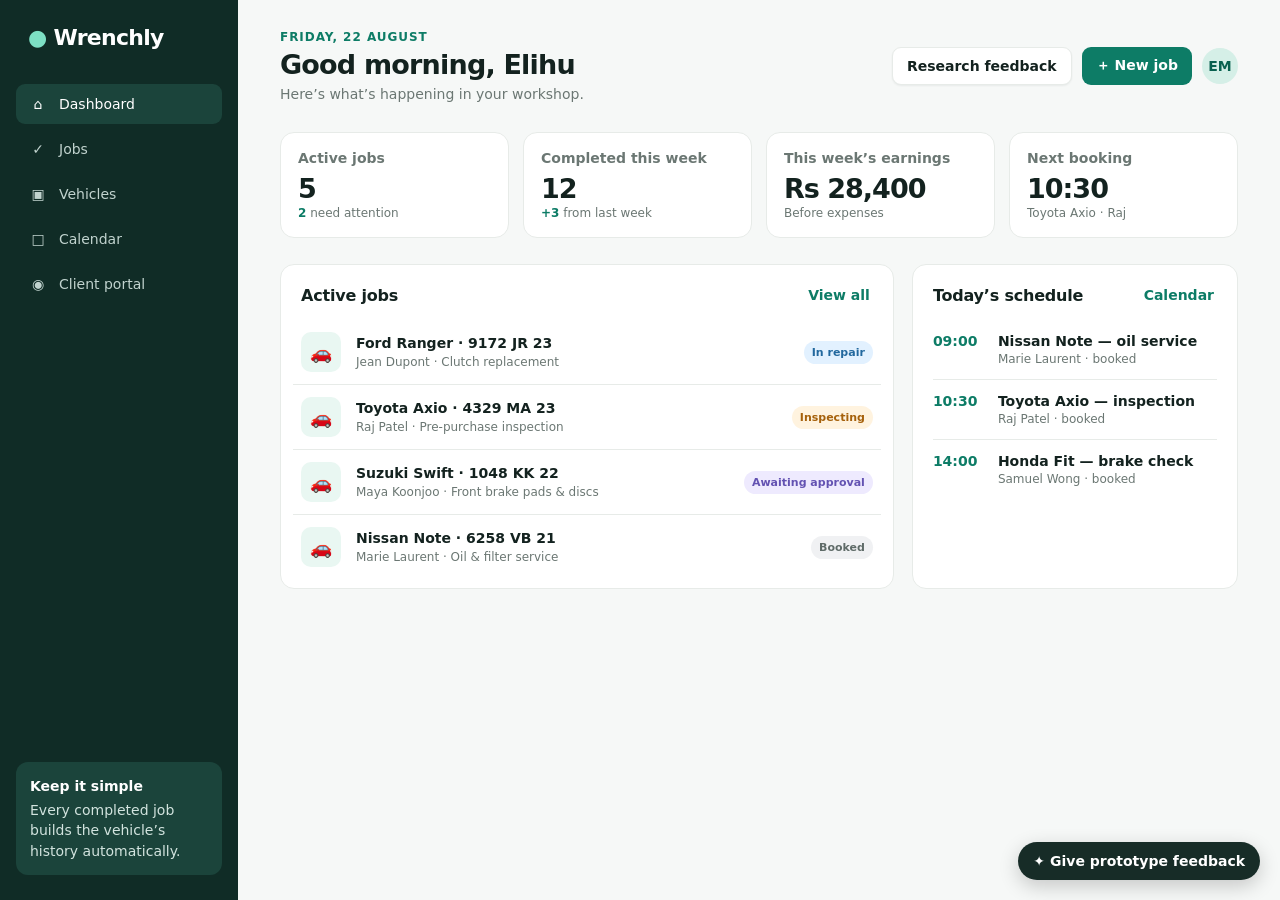
<file: index.html>
<!doctype html>
<html lang="en">
<head>
  <meta charset="UTF-8" />
  <meta name="viewport" content="width=device-width, initial-scale=1.0" />
  <title>Wrenchly — mechanic job tracker prototype</title>
  <style>
    :root { --ink:#13221f; --muted:#6b7773; --line:#e7ebe8; --page:#f6f8f7; --surface:#fff; --brand:#0d7c66; --brand-dark:#08614f; --soft:#e9f7f2; --amber:#f4a340; --red:#d85b57; --blue:#4b7ae8; }
    *{box-sizing:border-box} body{margin:0;background:var(--page);color:var(--ink);font-family:Inter,ui-sans-serif,system-ui,-apple-system,BlinkMacSystemFont,"Segoe UI",sans-serif;font-size:14px}
    button,input,textarea,select{font:inherit} button{cursor:pointer}.app{display:flex;min-height:100vh}.sidebar{width:238px;background:#102c26;color:#dbe9e4;padding:25px 16px;position:fixed;height:100vh;display:flex;flex-direction:column}.brand{font-size:22px;font-weight:800;color:#fff;letter-spacing:-.7px;padding:0 12px 34px}.brand span{color:#7de0c4}.nav{display:grid;gap:5px}.nav button{color:#c1d3ce;background:transparent;border:0;text-align:left;border-radius:9px;padding:12px;display:flex;align-items:center;gap:11px}.nav button:hover,.nav button.active{background:#1b443b;color:#fff}.nav-icon{width:20px;text-align:center}.pro-tip{margin-top:auto;background:#1b443b;border-radius:12px;padding:14px;line-height:1.45;color:#d2e3de}.pro-tip strong{display:block;color:#fff;margin-bottom:4px}.main{margin-left:238px;flex:1;max-width:1450px;padding:30px 42px 48px}.topbar{display:flex;align-items:center;justify-content:space-between;gap:16px;margin-bottom:30px}.eyebrow{color:var(--brand);font-size:12px;font-weight:750;text-transform:uppercase;letter-spacing:.08em;margin:0 0 5px}.topbar h1{margin:0;font-size:27px;letter-spacing:-.8px}.date{color:var(--muted);margin:6px 0 0}.top-actions{display:flex;gap:10px;align-items:center}.btn{border:0;border-radius:9px;padding:10px 14px;font-weight:650;display:inline-flex;align-items:center;gap:8px}.btn-primary{background:var(--brand);color:#fff}.btn-primary:hover{background:var(--brand-dark)}.btn-light{background:var(--surface);box-shadow:0 1px 2px #15241d10;color:var(--ink);border:1px solid var(--line)}.avatar{width:36px;height:36px;border-radius:50%;background:#d5efe7;color:var(--brand-dark);font-weight:800;display:grid;place-items:center}.stats{display:grid;grid-template-columns:repeat(4,1fr);gap:14px;margin-bottom:26px}.stat{background:var(--surface);border:1px solid var(--line);border-radius:14px;padding:17px}.stat .label{color:var(--muted);font-weight:550}.stat .value{font-size:27px;font-weight:780;letter-spacing:-1px;margin:7px 0 2px}.stat .hint{font-size:12px;color:var(--muted)}.hint b{color:var(--brand)}.grid{display:grid;grid-template-columns:minmax(0,1.6fr) minmax(280px,.85fr);gap:18px}.panel{background:var(--surface);border:1px solid var(--line);border-radius:14px}.panel-head{display:flex;align-items:center;justify-content:space-between;padding:19px 20px 14px}.panel-head h2{font-size:16px;margin:0;letter-spacing:-.2px}.link-btn{background:transparent;border:0;color:var(--brand);font-weight:700;padding:3px}.jobs{padding:0 12px 9px}.job{display:grid;grid-template-columns:43px 1fr auto;gap:12px;align-items:center;padding:12px 8px;border-top:1px solid var(--line);cursor:pointer}.job:first-child{border-top:0}.job:hover{background:#f8fbfa;border-radius:10px}.vehicle-icon{width:40px;height:40px;border-radius:10px;background:var(--soft);display:grid;place-items:center;font-size:18px}.job-title{font-weight:750}.job-meta{font-size:12px;color:var(--muted);margin-top:4px}.status{font-size:11px;font-weight:750;padding:5px 8px;border-radius:99px;white-space:nowrap}.status.booked{background:#f0f1f3;color:#5f6b68}.status.inspecting{background:#fff3df;color:#a6610b}.status.approval{background:#eeeafe;color:#6352b2}.status.repair{background:#e2f1ff;color:#22689e}.status.done{background:#e6f7f0;color:#16805d}.today{padding:0 20px 18px}.time-row{display:grid;grid-template-columns:55px 1fr;gap:10px;padding:13px 0;border-top:1px solid var(--line)}.time-row:first-child{border-top:0}.time{font-weight:750;color:var(--brand)}.time-row strong{display:block}.time-row span{font-size:12px;color:var(--muted);display:block;margin-top:3px}.empty{padding:30px;color:var(--muted);text-align:center}.view{display:none}.view.active{display:block}.toolbar{display:flex;gap:10px;margin-bottom:18px;align-items:center;justify-content:space-between}.search{width:280px;max-width:55vw;border:1px solid var(--line);padding:10px 12px;border-radius:9px;background:var(--surface);outline-color:var(--brand)}.table-wrap{overflow:auto}.table{width:100%;border-collapse:collapse;background:var(--surface);border:1px solid var(--line);border-radius:14px;overflow:hidden}.table th{text-align:left;color:var(--muted);font-size:12px;font-weight:650;background:#fafbfa}.table th,.table td{padding:14px 16px;border-bottom:1px solid var(--line)}.table tr:last-child td{border-bottom:0}.table tbody tr{cursor:pointer}.table tbody tr:hover{background:#f9fcfb}.vehicle-cell{font-weight:750}.sub{display:block;color:var(--muted);font-size:12px;margin-top:3px;font-weight:400}.calendar{background:var(--surface);border:1px solid var(--line);border-radius:14px;padding:18px}.calendar-title{display:flex;justify-content:space-between;align-items:center;margin-bottom:17px}.week{display:grid;grid-template-columns:58px repeat(5,1fr);border-top:1px solid var(--line);border-left:1px solid var(--line)}.week>div{min-height:90px;border-right:1px solid var(--line);border-bottom:1px solid var(--line);padding:8px}.week .head{min-height:auto;background:#fafbfa;color:var(--muted);font-weight:700;font-size:12px}.week .hour{color:var(--muted);font-size:12px}.appt{border-radius:7px;padding:6px;font-size:11px;background:#e4f7f1;color:#126550;margin-top:5px;font-weight:650}.appt.blue{background:#e5efff;color:#3862ad}.modal{position:fixed;inset:0;background:#0d201a77;display:none;align-items:center;justify-content:center;padding:20px;z-index:10}.modal.open{display:flex}.modal-box{background:#fff;width:min(570px,100%);max-height:92vh;overflow:auto;border-radius:16px;padding:24px;box-shadow:0 20px 60px #001c1433}.modal-box h2{margin:0 0 3px;font-size:21px}.modal-box p{color:var(--muted);margin:5px 0 20px}.form-grid{display:grid;grid-template-columns:1fr 1fr;gap:13px}.field{display:grid;gap:6px}.field.full{grid-column:1/-1}.field label{font-weight:650;font-size:12px}.field input,.field textarea,.field select{border:1px solid #dce3df;border-radius:8px;padding:10px;outline-color:var(--brand);background:#fff}.field textarea{min-height:88px;resize:vertical}.modal-actions{display:flex;justify-content:flex-end;gap:9px;margin-top:20px}.detail-back{border:0;background:transparent;color:var(--brand);font-weight:700;padding:0;margin-bottom:16px}.detail-head{display:flex;justify-content:space-between;gap:15px;align-items:flex-start;margin-bottom:20px}.detail-head h2{font-size:26px;margin:0;letter-spacing:-.7px}.detail-meta{color:var(--muted);margin:6px 0}.progress-line{background:var(--surface);border:1px solid var(--line);padding:18px;border-radius:13px;display:grid;grid-template-columns:repeat(5,1fr);gap:7px;margin-bottom:18px}.stage{text-align:center;font-size:11px;color:var(--muted);position:relative}.stage:before{content:"";display:block;margin:0 auto 7px;width:10px;height:10px;border-radius:50%;background:#d9e0dd}.stage.active,.stage.complete{color:var(--brand);font-weight:750}.stage.active:before,.stage.complete:before{background:var(--brand)}.detail-grid{display:grid;grid-template-columns:1.25fr .75fr;gap:18px}.detail-panel{padding:20px}.detail-panel h3{font-size:15px;margin:0 0 14px}.note{padding:12px;background:#f7faf8;border-radius:9px;line-height:1.5}.line-item{display:flex;justify-content:space-between;border-top:1px solid var(--line);padding:11px 0}.line-item small{display:block;color:var(--muted);margin-top:2px}.total{font-size:18px;font-weight:800}.feedback{position:fixed;right:20px;bottom:20px;background:#172c27;color:#fff;border:0;border-radius:99px;padding:11px 15px;box-shadow:0 6px 20px #0003;font-weight:700}
    @media(max-width:820px){.sidebar{width:68px;padding:18px 10px}.brand{font-size:0;padding:5px 7px 28px}.brand span{font-size:23px}.nav button{justify-content:center;padding:13px}.nav button .nav-label,.pro-tip{display:none}.main{margin-left:68px;padding:23px 20px}.stats{grid-template-columns:repeat(2,1fr)}.grid,.detail-grid{grid-template-columns:1fr}.topbar{align-items:flex-start}.top-actions .btn-light{display:none}}
    @media(max-width:530px){.main{padding:18px 14px 38px}.topbar h1{font-size:23px}.date{font-size:12px}.top-actions .avatar{display:none}.top-actions .btn{padding:10px}.stats{gap:9px;margin-bottom:18px}.stat{padding:14px}.stat .value{font-size:22px}.grid{gap:12px}.form-grid{grid-template-columns:1fr}.field.full{grid-column:auto}.detail-head{display:block}.detail-head .btn{margin-top:12px}.progress-line{padding:12px 6px}.stage{font-size:9px}.week{grid-template-columns:40px repeat(5,95px);overflow:auto}.calendar{overflow:auto}.toolbar{align-items:stretch;flex-direction:column}.search{width:100%;max-width:none}.job{grid-template-columns:37px 1fr}.job .status{grid-column:2;justify-self:start}.feedback{right:12px;bottom:12px}}
  </style>
</head>
<body>
  <div class="app">
    <aside class="sidebar">
      <div class="brand"><span>●</span> Wrenchly</div>
      <nav class="nav">
        <button class="active" data-view="dashboard"><span class="nav-icon">⌂</span><span class="nav-label">Dashboard</span></button>
        <button data-view="jobs"><span class="nav-icon">✓</span><span class="nav-label">Jobs</span></button>
        <button data-view="vehicles"><span class="nav-icon">▣</span><span class="nav-label">Vehicles</span></button>
        <button data-view="calendar"><span class="nav-icon">□</span><span class="nav-label">Calendar</span></button>
        <button data-view="client"><span class="nav-icon">◉</span><span class="nav-label">Client portal</span></button>
      </nav>
      <div class="pro-tip"><strong>Keep it simple</strong>Every completed job builds the vehicle’s history automatically.</div>
    </aside>
    <main class="main">
      <section id="dashboard" class="view active">
        <header class="topbar"><div><p class="eyebrow">Friday, 22 August</p><h1>Good morning, Elihu</h1><p class="date">Here’s what’s happening in your workshop.</p></div><div class="top-actions"><button class="btn btn-light" onclick="showFeedback()">Research feedback</button><button class="btn btn-primary" onclick="openJobModal()">＋ New job</button><div class="avatar">EM</div></div></header>
        <div class="stats"><div class="stat"><div class="label">Active jobs</div><div class="value" id="activeCount">4</div><div class="hint"><b>2</b> need attention</div></div><div class="stat"><div class="label">Completed this week</div><div class="value">12</div><div class="hint"><b>+3</b> from last week</div></div><div class="stat"><div class="label">This week’s earnings</div><div class="value">Rs 28,400</div><div class="hint">Before expenses</div></div><div class="stat"><div class="label">Next booking</div><div class="value">10:30</div><div class="hint">Toyota Axio · Raj</div></div></div>
        <div class="grid"><section class="panel"><div class="panel-head"><h2>Active jobs</h2><button class="link-btn" onclick="go('jobs')">View all</button></div><div class="jobs" id="dashboardJobs"></div></section><section class="panel"><div class="panel-head"><h2>Today’s schedule</h2><button class="link-btn" onclick="go('calendar')">Calendar</button></div><div class="today"><div class="time-row"><div class="time">09:00</div><div><strong>Nissan Note — oil service</strong><span>Marie Laurent · booked</span></div></div><div class="time-row"><div class="time">10:30</div><div><strong>Toyota Axio — inspection</strong><span>Raj Patel · booked</span></div></div><div class="time-row"><div class="time">14:00</div><div><strong>Honda Fit — brake check</strong><span>Samuel Wong · booked</span></div></div></div></section></div>
      </section>
      <section id="jobs" class="view"><header class="topbar"><div><p class="eyebrow">Workshop</p><h1>Jobs</h1><p class="date">A clear view of every job, from booking to collection.</p></div><button class="btn btn-primary" onclick="openJobModal()">＋ New job</button></header><div class="toolbar"><input id="jobSearch" class="search" placeholder="Search a customer, vehicle or registration" oninput="renderJobs()"><span class="date" id="jobSummary"></span></div><div class="table-wrap"><table class="table"><thead><tr><th>Vehicle & customer</th><th>Job</th><th>Status</th><th>Updated</th></tr></thead><tbody id="jobsTable"></tbody></table></div></section>
      <section id="vehicles" class="view"><header class="topbar"><div><p class="eyebrow">Your records</p><h1>Vehicles</h1><p class="date">Every vehicle has one straightforward, searchable history.</p></div><button class="btn btn-primary" onclick="openJobModal()">＋ Add a job</button></header><div class="toolbar"><input id="vehicleSearch" class="search" placeholder="Search registration, owner or vehicle" oninput="renderVehicles()"><span class="date">6 vehicles saved</span></div><div class="table-wrap"><table class="table"><thead><tr><th>Vehicle</th><th>Owner</th><th>Last job</th><th>History</th></tr></thead><tbody id="vehiclesTable"></tbody></table></div></section>
      <section id="calendar" class="view"><header class="topbar"><div><p class="eyebrow">Week of 18–22 August</p><h1>Calendar</h1><p class="date">Bookings stay visible without getting in the way of work.</p></div><button class="btn btn-primary" onclick="openJobModal()">＋ New booking</button></header><div class="calendar"><div class="calendar-title"><strong>This week</strong><span class="date">3 bookings today</span></div><div class="week"><div class="head"></div><div class="head">Mon 18</div><div class="head">Tue 19</div><div class="head">Wed 20</div><div class="head">Thu 21</div><div class="head">Fri 22</div><div class="hour">09:00</div><div></div><div class="appt">Toyota Vitz<br>Oil service</div><div></div><div></div><div class="appt">Nissan Note<br>Oil service</div><div class="hour">10:30</div><div></div><div></div><div class="appt blue">Ford Ranger<br>Awaiting parts</div><div></div><div class="appt blue">Toyota Axio<br>Inspection</div><div class="hour">14:00</div><div class="appt">Honda Fit<br>Brake check</div><div></div><div></div><div class="appt">Suzuki Swift<br>Collection</div><div class="appt">Honda Fit<br>Brake check</div></div></div></section>
      <section id="client" class="view"><header class="topbar"><div><p class="eyebrow">Client experience preview</p><h1>Your vehicle service</h1><p class="date">This is the simple view a customer receives through a secure link.</p></div><button class="btn btn-light" onclick="go('dashboard')">← Mechanic dashboard</button></header><div class="grid"><section class="panel detail-panel"><h3>Welcome, Aisha</h3><p class="date" style="margin-top:-8px">Your saved vehicle and service history.</p><div class="note" style="margin:18px 0"><strong>Toyota Vitz · 3019 LA 19</strong><br><span class="date">Last service: 18 August 2026</span></div><h3>Latest service report</h3><div class="line-item"><span><strong>Oil & filter service</strong><small>Completed 18 Aug · by Wrenchly Garage</small></span>${status('done')}</div><div class="line-item"><span>Work carried out</span><span>Oil and filter replaced</span></div><div class="line-item"><span>Recommendation</span><span>Next service in 10,000 km</span></div><div class="line-item"><span>Amount paid</span><strong>Rs 2,800</strong></div><div class="modal-actions" style="justify-content:flex-start"><button class="btn btn-primary" onclick="showReport()">▤ View full report</button><button class="btn btn-light" onclick="alert('In the finished product this securely downloads the PDF report.')">⇩ Download PDF</button></div></section><section class="panel detail-panel"><h3>What the client can do</h3><div class="line-item"><span><strong>See job progress</strong><small>Booked, in repair, or ready for collection</small></span></div><div class="line-item"><span><strong>Review photos</strong><small>Before-and-after photos from the mechanic</small></span></div><div class="line-item"><span><strong>Approve work</strong><small>Accept an estimate before repairs begin</small></span></div><div class="line-item"><span><strong>Keep records</strong><small>Access every invoice and service report</small></span></div></section></div></section>
      <section id="detail" class="view"><button class="detail-back" onclick="go('jobs')">← Back to jobs</button><div id="detailContent"></div></section>
    </main>
  </div>
  <button class="feedback" onclick="showFeedback()">✦ Give prototype feedback</button>
  <div class="modal" id="jobModal"><div class="modal-box"><h2>Start a new job</h2><p>Only capture what you need now. Details can be added later.</p><form onsubmit="createJob(event)"><div class="form-grid"><div class="field"><label>Customer name</label><input required id="customer" placeholder="e.g. Aisha Begum"></div><div class="field"><label>Phone number</label><input id="phone" placeholder="Optional"></div><div class="field"><label>Registration</label><input required id="registration" placeholder="e.g. 8321 JA 23"></div><div class="field"><label>Vehicle</label><input required id="vehicle" placeholder="e.g. Toyota Vitz"></div><div class="field full"><label>What needs doing?</label><textarea required id="jobTitle" placeholder="e.g. Oil and filter service"></textarea></div><div class="field"><label>Status</label><select id="newStatus"><option value="booked">Booked</option><option value="inspecting">Inspecting</option><option value="repair">In repair</option></select></div><div class="field"><label>Booking time</label><input id="booking" type="datetime-local"></div></div><div class="modal-actions"><button type="button" class="btn btn-light" onclick="closeModal('jobModal')">Cancel</button><button class="btn btn-primary">Create job</button></div></form></div></div>
  <div class="modal" id="feedbackModal"><div class="modal-box"><h2>Prototype feedback</h2><p>For research only — this form does not send data anywhere in this prototype.</p><form onsubmit="submitFeedback(event)"><div class="field"><label>What felt useful or unclear?</label><textarea required placeholder="Tell us what you would change..."></textarea></div><div class="field" style="margin-top:13px"><label>Would you use this in your daily work?</label><select><option>Yes, definitely</option><option>Maybe, with changes</option><option>No</option></select></div><div class="modal-actions"><button type="button" class="btn btn-light" onclick="closeModal('feedbackModal')">Cancel</button><button class="btn btn-primary">Save feedback</button></div></form></div></div>
  <div class="modal" id="reportModal"><div class="modal-box"><h2>Service report</h2><p>Toyota Vitz · 3019 LA 19 &nbsp;·&nbsp; 18 August 2026</p><div class="note"><strong>Work completed</strong><br>Engine oil and oil filter replaced. General visual safety check completed.</div><div class="line-item"><span>Engine oil</span><strong>Replaced</strong></div><div class="line-item"><span>Oil filter</span><strong>Replaced</strong></div><div class="line-item"><span>Brake fluid</span><strong>Checked — OK</strong></div><div class="line-item"><span>Tyres</span><strong>Checked — OK</strong></div><div class="line-item"><span>Mechanic recommendation</span><span>Next service in 10,000 km</span></div><div class="modal-actions"><button class="btn btn-primary" type="button" onclick="closeModal('reportModal')">Close report</button></div></div></div>
  <script>
    const jobs=[
      {id:1,reg:'9172 JR 23',vehicle:'Ford Ranger',customer:'Jean Dupont',phone:'5254 9231',title:'Clutch replacement',status:'repair',updated:'20 min ago',notes:'Clutch kit received. Finish fitting and road test before 16:00.',parts:[['Clutch kit','Rs 7,500'],['Gearbox oil','Rs 1,200']],labour:'Rs 3,800',date:'22 Aug'},
      {id:2,reg:'4329 MA 23',vehicle:'Toyota Axio',customer:'Raj Patel',phone:'5788 1440',title:'Pre-purchase inspection',status:'inspecting',updated:'45 min ago',notes:'Customer is waiting for the inspection summary before deciding on purchase.',parts:[],labour:'Rs 1,500',date:'22 Aug'},
      {id:3,reg:'1048 KK 22',vehicle:'Suzuki Swift',customer:'Maya Koonjoo',phone:'5941 8860',title:'Front brake pads & discs',status:'approval',updated:'Yesterday',notes:'Estimate shared. Waiting for customer approval to order parts.',parts:[['Brake pads','Rs 2,400'],['Brake discs ×2','Rs 4,600']],labour:'Rs 1,200',date:'21 Aug'},
      {id:4,reg:'6258 VB 21',vehicle:'Nissan Note',customer:'Marie Laurent',phone:'5250 2975',title:'Oil & filter service',status:'booked',updated:'Yesterday',notes:'Customer requested synthetic 5W-30 oil. Mileage to be recorded on arrival.',parts:[['Engine oil','Rs 1,900'],['Oil filter','Rs 450']],labour:'Rs 700',date:'22 Aug'},
      {id:5,reg:'8023 AK 24',vehicle:'Honda Fit',customer:'Samuel Wong',phone:'5790 4338',title:'Brake noise diagnosis',status:'booked',updated:'2 days ago',notes:'Noise reported when braking from 60 km/h.',parts:[],labour:'',date:'22 Aug'},
      {id:6,reg:'3019 LA 19',vehicle:'Toyota Vitz',customer:'Aisha Begum',phone:'5944 1234',title:'Oil & filter service',status:'done',updated:'18 Aug',notes:'Completed. Next service due in 10,000 km.',parts:[['Engine oil','Rs 1,800'],['Oil filter','Rs 400']],labour:'Rs 600',date:'18 Aug'}
    ];
    const statusText={booked:'Booked',inspecting:'Inspecting',approval:'Awaiting approval',repair:'In repair',done:'Completed'};
    function status(s){return `<span class="status ${s}">${statusText[s]}</span>`}
    function go(id){document.querySelectorAll('.view').forEach(v=>v.classList.remove('active'));document.querySelectorAll('.nav button').forEach(b=>b.classList.toggle('active',b.dataset.view===id));document.getElementById(id).classList.add('active');if(id==='jobs')renderJobs();if(id==='vehicles')renderVehicles();window.scrollTo(0,0)}
    document.querySelectorAll('.nav button').forEach(b=>b.onclick=()=>go(b.dataset.view));
    function renderDashboard(){const active=jobs.filter(j=>j.status!=='done');document.getElementById('activeCount').textContent=active.length;document.getElementById('dashboardJobs').innerHTML=active.slice(0,4).map(j=>`<div class="job" onclick="openDetail(${j.id})"><div class="vehicle-icon">🚗</div><div><div class="job-title">${j.vehicle} · ${j.reg}</div><div class="job-meta">${j.customer} · ${j.title}</div></div>${status(j.status)}</div>`).join('')}
    function renderJobs(){const q=(document.getElementById('jobSearch')?.value||'').toLowerCase();const list=jobs.filter(j=>Object.values(j).join(' ').toLowerCase().includes(q));document.getElementById('jobSummary').textContent=`${list.length} job${list.length===1?'':'s'}`;document.getElementById('jobsTable').innerHTML=list.map(j=>`<tr onclick="openDetail(${j.id})"><td class="vehicle-cell">${j.vehicle} <span class="sub">${j.reg} · ${j.customer}</span></td><td>${j.title}</td><td>${status(j.status)}</td><td class="date">${j.updated}</td></tr>`).join('')||'<tr><td colspan="4" class="empty">No jobs match that search.</td></tr>'}
    function renderVehicles(){const q=(document.getElementById('vehicleSearch')?.value||'').toLowerCase();const unique=[];jobs.forEach(j=>{if(!unique.find(x=>x.reg===j.reg))unique.push(j)});const list=unique.filter(j=>`${j.vehicle} ${j.customer} ${j.reg}`.toLowerCase().includes(q));document.getElementById('vehiclesTable').innerHTML=list.map(j=>{const count=jobs.filter(x=>x.reg===j.reg).length;return `<tr onclick="openDetail(${j.id})"><td class="vehicle-cell">${j.vehicle}<span class="sub">${j.reg}</span></td><td>${j.customer}<span class="sub">${j.phone}</span></td><td>${j.title}<span class="sub">${j.date}</span></td><td>${count} job${count===1?'':'s'}</td></tr>`}).join('')||'<tr><td colspan="4" class="empty">No vehicles match that search.</td></tr>'}
    function openDetail(id){const j=jobs.find(x=>x.id===id);const stages=['Booked','Inspecting','Approval','Repair','Completed'];const ix=['booked','inspecting','approval','repair','done'].indexOf(j.status);const parts=j.parts.map(p=>`<div class="line-item"><span>${p[0]}<small>Part</small></span><strong>${p[1]}</strong></div>`).join('')||'<div class="note">No parts added yet.</div>';document.getElementById('detailContent').innerHTML=`<div class="detail-head"><div><h2>${j.vehicle} · ${j.reg}</h2><p class="detail-meta">${j.customer} · ${j.phone} &nbsp;·&nbsp; Job #${String(j.id).padStart(4,'0')}</p>${status(j.status)}</div><button class="btn btn-primary" onclick="advanceJob(${j.id})">${j.status==='done'?'Completed':'Move to next step →'}</button></div><div class="progress-line">${stages.map((s,i)=>`<div class="stage ${i<ix?'complete':i===ix?'active':''}">${s}</div>`).join('')}</div><div class="detail-grid"><section class="panel detail-panel"><h3>Job details</h3><div class="line-item"><span>Requested work</span><strong>${j.title}</strong></div><div class="line-item"><span>Customer notes</span><span>${j.notes}</span></div><h3 style="margin-top:25px">Parts & labour</h3>${parts}<div class="line-item"><span>Labour</span><strong>${j.labour||'—'}</strong></div></section><section class="panel detail-panel"><h3>Quick actions</h3><button class="btn btn-light" style="width:100%;justify-content:center;margin-bottom:9px" onclick="alert('In the full product this opens the camera to add job photos.')">▣ Add photos</button><button class="btn btn-light" style="width:100%;justify-content:center;margin-bottom:9px" onclick="alert('In the full product this shares a simple update with the customer.')">↗ Send customer update</button><button class="btn btn-light" style="width:100%;justify-content:center" onclick="alert('A completed job can be turned into a simple invoice here.')">▤ Create invoice</button><h3 style="margin-top:25px">Job total</h3><div class="total">${total(j)}</div><p class="date">Parts + labour</p></section></div>`;go('detail')}
    function total(j){let n=0;[...j.parts.map(p=>p[1]),j.labour].forEach(x=>{n+=Number((x||'').replace(/[^0-9]/g,''))||0});return n?`Rs ${n.toLocaleString()}`:'Add costs'}
    function advanceJob(id){const j=jobs.find(x=>x.id===id);const flow=['booked','inspecting','approval','repair','done'];if(j.status==='done')return;j.status=flow[flow.indexOf(j.status)+1];j.updated='Just now';renderDashboard();openDetail(id)}
    function openJobModal(){document.getElementById('jobModal').classList.add('open')};function closeModal(id){document.getElementById(id).classList.remove('open')};function showFeedback(){document.getElementById('feedbackModal').classList.add('open')};function showReport(){document.getElementById('reportModal').classList.add('open')}
    function createJob(e){e.preventDefault();const j={id:Date.now(),customer:customer.value,phone:phone.value||'No phone',reg:registration.value.toUpperCase(),vehicle:vehicle.value,title:jobTitle.value,status:newStatus.value,updated:'Just now',notes:'No notes added yet.',parts:[],labour:'',date:'New'};jobs.unshift(j);closeModal('jobModal');renderDashboard();go('jobs');renderJobs()}
    function submitFeedback(e){e.preventDefault();closeModal('feedbackModal');alert('Thanks — your feedback has been recorded for this demo session.');e.target.reset()}
    document.querySelectorAll('.modal').forEach(m=>m.addEventListener('click',e=>{if(e.target===m)closeModal(m.id)}));renderDashboard();renderJobs();renderVehicles();
  </script>
</body>
</html>
</file>
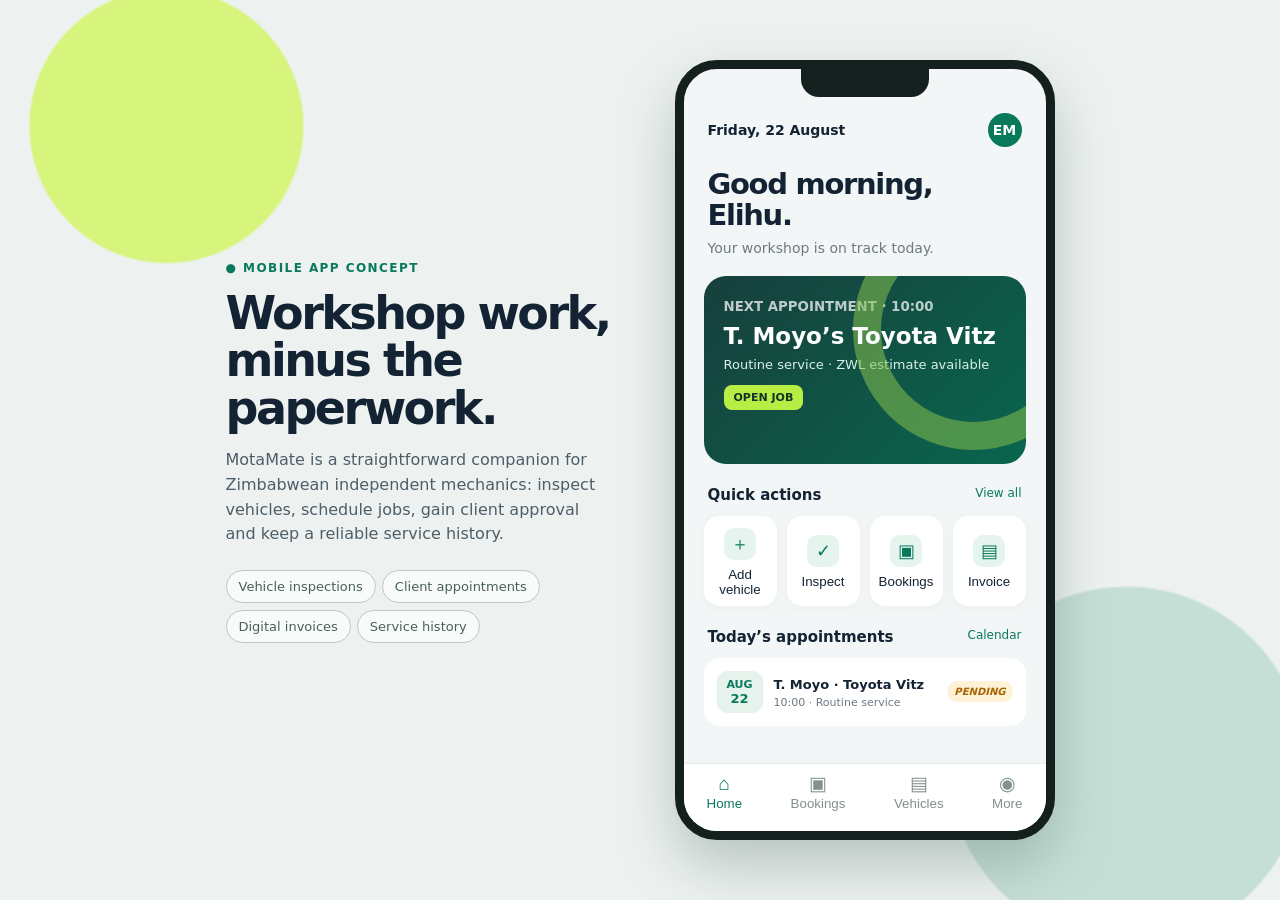
<file: motamate-mobile-mockup.html>
<!doctype html>
<html lang="en">
<head>
  <meta charset="utf-8">
  <meta name="viewport" content="width=device-width, initial-scale=1">
  <title>MotaMate — Mobile app mockup</title>
  <style>
    :root { --ink:#132334; --muted:#6d7984; --line:#e6ebed; --bg:#f3f6f6; --green:#08795b; --lime:#b8ed46; --amber:#f6a21a; --red:#db5d51; --white:#fff; }
    * { box-sizing:border-box; } body { margin:0; font-family:Inter, ui-sans-serif, system-ui, -apple-system, BlinkMacSystemFont, "Segoe UI", sans-serif; color:var(--ink); background:#e6edec; }
    .board { min-height:100vh; display:flex; gap:64px; align-items:center; justify-content:center; padding:42px; background:radial-gradient(circle at 13% 14%,#d7f47c 0 10%,transparent 10.2%), radial-gradient(circle at 88% 85%,#c6dfd6 0 13%,transparent 13.2%), #edf2f1; }
    .intro { max-width:385px; } .eyebrow { display:inline-flex; gap:7px; align-items:center; color:var(--green); font-size:12px; font-weight:800; letter-spacing:.12em; text-transform:uppercase; }
    h1 { font-size:46px; line-height:1.03; letter-spacing:-.055em; margin:14px 0 16px; } .intro p { color:#4e5e68; line-height:1.55; font-size:16px; }
    .pill { display:inline-block; border:1px solid #b8c9c5; border-radius:100px; padding:8px 12px; margin:7px 6px 0 0; color:#48605c; background:#f8fbfa; font-size:13px; }
    .phone { width:380px; height:780px; overflow:hidden; background:var(--bg); border:9px solid #14201e; border-radius:42px; box-shadow:0 26px 56px #66807766; position:relative; }
    .notch { position:absolute; z-index:4; height:28px; width:128px; border-radius:0 0 18px 18px; background:#14201e; left:calc(50% - 64px); top:0; }
    .screens { height:100%; } .screen { display:none; height:100%; padding:42px 20px 84px; overflow:auto; } .screen.active { display:block; }
    .topline { display:flex; justify-content:space-between; align-items:center; font-weight:800; font-size:14px; margin:2px 4px 22px; } .avatar { width:34px; height:34px; border-radius:50%; display:grid; place-items:center; color:var(--white); background:var(--green); }
    h2 { font-size:29px; line-height:1.08; letter-spacing:-.045em; margin:0 4px 8px; } .sub { margin:0 4px 20px; color:var(--muted); font-size:14px; }
    .service-card { color:white; margin:18px 0; padding:20px; min-height:188px; border-radius:22px; background:linear-gradient(135deg,#173f3c,#09664e); position:relative; overflow:hidden; }
    .service-card:after { content:""; position:absolute; width:185px; height:185px; border-radius:50%; right:-68px; top:-67px; border:28px solid #86bf4e; opacity:.55; } .service-card small { opacity:.72; font-weight:700; } .service-card h3 { font-size:23px; margin:8px 0; position:relative; z-index:1; } .service-card p { font-size:13px; margin:0 0 14px; color:#d9f1e7; } .card-tag { background:var(--lime); color:#143426; padding:6px 10px; border-radius:8px; font-size:11px; font-weight:900; }
    .section-title { margin:22px 4px 12px; font-size:15px; display:flex; justify-content:space-between; } .section-title a { color:var(--green); font-size:12px; }
    .quick { display:grid; grid-template-columns:repeat(4,1fr); gap:10px; } .quick button { border:0; background:white; border-radius:15px; padding:12px 4px 9px; color:var(--ink); box-shadow:0 2px 8px #36554b0b; font:700 10px inherit; cursor:pointer; } .quick .icon { display:grid; place-items:center; width:32px; height:32px; margin:auto auto 7px; border-radius:10px; background:#e5f4ec; color:var(--green); font-size:18px; }
    .appointment { background:white; border-radius:16px; padding:13px; display:flex; gap:11px; align-items:center; margin:8px 0; } .date { width:46px; border-radius:11px; color:var(--green); background:#e6f3ed; padding:7px 2px; text-align:center; font-weight:900; font-size:11px; }.date b { display:block; font-size:18px; }.appointment b { font-size:13px; }.appointment span { display:block; color:var(--muted); margin-top:3px; font-size:11px; }.status { margin-left:auto; border-radius:20px; padding:5px 7px; font-size:10px; font-weight:800; background:#fff1d6; color:#a76400; }
    .bottom { display:flex; position:absolute; bottom:0; left:0; right:0; height:68px; padding:10px 17px 8px; justify-content:space-between; background:#fff; border-top:1px solid var(--line); }.bottom button { border:0; background:transparent; color:#82908e; font:700 10px inherit; cursor:pointer; display:flex; flex-direction:column; gap:3px; align-items:center; }.bottom button.active { color:var(--green); }.bottom i { font-style:normal; font-size:19px; line-height:18px; }
    .back { background:none; border:0; padding:5px 0; color:var(--green); cursor:pointer; font:700 13px inherit; }.types { display:grid; grid-template-columns:1fr 1fr; gap:12px; margin-top:22px; }.type { border:1.5px solid var(--line); background:white; padding:17px; text-align:left; min-height:122px; border-radius:18px; cursor:pointer; color:var(--ink); }.type.selected { border-color:var(--green); background:#eaf7ef; box-shadow:inset 0 0 0 1px var(--green); }.type .vehicle { display:block; font-size:35px; margin-bottom:13px; }.type b { font-size:13px; }.type small { display:block; color:var(--muted); margin-top:3px; font-size:11px; }.cta { width:100%; border:0; color:#143426; background:var(--lime); border-radius:14px; padding:15px; margin-top:25px; font-weight:900; cursor:pointer; }
    .step { display:flex; gap:8px; margin:18px 4px; }.step span { width:100%; height:5px; border-radius:5px; background:#dce4e1; }.step span.on { background:var(--green); }.inspection-vehicle { padding:16px; border-radius:17px; background:#e2f0ea; display:flex; gap:13px; align-items:center; }.inspection-vehicle .car { font-size:40px; }.inspection-vehicle b { font-size:14px; }.inspection-vehicle small { font-size:11px; color:#62736e; display:block; margin-top:3px; }.checklist { background:white; border-radius:17px; margin-top:15px; overflow:hidden; }.item { display:flex; align-items:center; gap:12px; padding:14px; border-bottom:1px solid var(--line); font-size:13px; }.item:last-child { border:0; }.mark { display:grid; place-items:center; width:22px; height:22px; border-radius:50%; background:#e4f4ea; color:var(--green); font-weight:900; }.item .result { margin-left:auto; font-size:10px; font-weight:800; padding:5px 7px; border-radius:20px; background:#e8f4ec; color:var(--green); }.item .warn { background:#fff0dd; color:#a96300; }
    .report { background:white; border-radius:18px; padding:17px; text-align:center; }.report .gauge { width:150px; height:76px; margin:13px auto 5px; overflow:hidden; border-radius:150px 150px 0 0; background:conic-gradient(from 270deg at 50% 100%,#1caa74 0 66%,#f2b23c 66% 79%,#e4ebea 79%); position:relative; }.report .gauge:after { content:""; position:absolute; width:112px; height:58px; border-radius:112px 112px 0 0; background:white; bottom:0; left:19px; }.score { color:var(--green); font-size:28px; font-weight:900; margin-top:-24px; position:relative; }.summary { display:flex; justify-content:center; gap:18px; margin-top:12px; }.summary b { display:block; font-size:16px; }.summary span { font-size:10px; color:var(--muted); }
    .notice { padding:13px; background:#e4f4ea; border-radius:14px; color:#176047; font-size:12px; font-weight:700; }.invoice { background:white; padding:17px; border-radius:18px; }.invoice-row { display:flex; justify-content:space-between; padding:9px 0; border-bottom:1px solid var(--line); font-size:12px; }.invoice-row b { font-size:13px; }.total { font-size:16px; padding-top:14px; }.signature { height:88px; margin-top:18px; border:1.5px dashed #bad2c8; border-radius:12px; background:#f7fbf9; padding:11px; color:#71847e; font-size:11px; }.scribble { font-family:cursive; color:#123d32; font-size:31px; text-align:center; margin-top:12px; transform:rotate(-5deg); }.client-action { display:flex; gap:9px; }.client-action button { flex:1; border:0; padding:12px 4px; border-radius:11px; cursor:pointer; font-size:11px; font-weight:800; }.outline { color:var(--green); background:#e9f5ed; }.solid { color:white; background:var(--green); }
    @media (max-width:820px) { .board { align-items:flex-start; flex-direction:column; padding:28px 20px; gap:28px; }.intro { max-width:500px; }.phone { margin:auto; transform:scale(.94); transform-origin:top center; margin-bottom:-46px; } h1 { font-size:38px; } }
  </style>
</head>
<body>
  <main class="board">
    <section class="intro"><span class="eyebrow">● Mobile app concept</span><h1>Workshop work, minus the paperwork.</h1><p>MotaMate is a straightforward companion for Zimbabwean independent mechanics: inspect vehicles, schedule jobs, gain client approval and keep a reliable service history.</p><div><span class="pill">Vehicle inspections</span><span class="pill">Client appointments</span><span class="pill">Digital invoices</span><span class="pill">Service history</span></div></section>
    <section class="phone" aria-label="Interactive MotaMate mobile application mockup"><div class="notch"></div><div class="screens">
      <article class="screen active" id="home"><div class="topline"><span>Friday, 22 August</span><span class="avatar">EM</span></div><h2>Good morning,<br>Elihu.</h2><p class="sub">Your workshop is on track today.</p><div class="service-card"><small>NEXT APPOINTMENT · 10:00</small><h3>T. Moyo’s Toyota Vitz</h3><p>Routine service · ZWL estimate available</p><span class="card-tag">OPEN JOB</span></div><div class="section-title"><b>Quick actions</b><a>View all</a></div><div class="quick"><button onclick="show('vehicle')"><span class="icon">＋</span>Add vehicle</button><button onclick="show('inspection')"><span class="icon">✓</span>Inspect</button><button onclick="show('appointments')"><span class="icon">▣</span>Bookings</button><button onclick="show('invoice')"><span class="icon">▤</span>Invoice</button></div><div class="section-title"><b>Today’s appointments</b><a onclick="show('appointments')">Calendar</a></div><div class="appointment"><div class="date">AUG<b>22</b></div><div><b>T. Moyo · Toyota Vitz</b><span>10:00 · Routine service</span></div><em class="status">PENDING</em></div><nav class="bottom"><button class="active" onclick="show('home')"><i>⌂</i>Home</button><button onclick="show('appointments')"><i>▣</i>Bookings</button><button onclick="show('vehicle')"><i>▤</i>Vehicles</button><button onclick="show('invoice')"><i>◉</i>More</button></nav></article>
      <article class="screen" id="vehicle"><button class="back" onclick="show('home')">‹ Back to home</button><h2>Add a vehicle</h2><p class="sub">Choose the vehicle type to start a new job.</p><div class="types"><button class="type selected" onclick="selectType(this)"><span class="vehicle">🚗</span><b>Small car</b><small>Vitz, Fit, Demio</small></button><button class="type" onclick="selectType(this)"><span class="vehicle">🚚</span><b>Truck</b><small>Light & heavy duty</small></button><button class="type" onclick="selectType(this)"><span class="vehicle">🏍️</span><b>Motorcycle</b><small>Motorbike or scooter</small></button><button class="type" onclick="selectType(this)"><span class="vehicle">🚙</span><b>4×4 / SUV</b><small>Pickup or SUV</small></button></div><button class="cta" onclick="show('inspection')">Continue with vehicle details →</button><div class="notice" style="margin-top:16px">Registration checks can confirm ownership and flag a vehicle for review before it is accepted.</div></article>
      <article class="screen" id="inspection"><button class="back" onclick="show('home')">‹ Back to home</button><h2>Vehicle inspection</h2><p class="sub">Toyota Vitz · ACB 1234</p><div class="step"><span class="on"></span><span class="on"></span><span></span><span></span></div><div class="inspection-vehicle"><span class="car">🚗</span><div><b>General safety check</b><small>7 items · Save as you go</small></div></div><div class="checklist"><div class="item"><span class="mark">✓</span>Engine oil level <span class="result">PASS</span></div><div class="item"><span class="mark">✓</span>Brake fluid <span class="result">PASS</span></div><div class="item"><span class="mark">!</span>Tyres & tread <span class="result warn">ATTENTION</span></div><div class="item"><span class="mark">✓</span>Lights & indicators <span class="result">PASS</span></div><div class="item"><span class="mark">✓</span>Battery condition <span class="result">PASS</span></div></div><button class="cta" onclick="show('report')">Finish & view report</button></article>
      <article class="screen" id="report"><button class="back" onclick="show('inspection')">‹ Inspection</button><h2>Inspection report</h2><p class="sub">Toyota Vitz · ACB 1234 · Today</p><div class="report"><div class="gauge"></div><div class="score">Good condition</div><p class="sub">Safe to drive — one item needs attention.</p><div class="summary"><div><b>6</b><span>Passed</span></div><div><b style="color:#b87200">1</b><span>Attention</span></div><div><b>7</b><span>Checked</span></div></div></div><div class="section-title"><b>Needs attention</b></div><div class="appointment"><div class="date" style="color:#a96300;background:#fff1db">!</div><div><b>Front tyre tread is low</b><span>Recommend replacement within 2 weeks</span></div></div><button class="cta" onclick="show('invoice')">Create job invoice →</button></article>
      <article class="screen" id="appointments"><button class="back" onclick="show('home')">‹ Back to home</button><h2>Appointments</h2><p class="sub">Keep clients informed with clear status updates.</p><div class="appointment"><div class="date">AUG<b>22</b></div><div><b>T. Moyo · Toyota Vitz</b><span>10:00 · Routine service</span></div><em class="status">PENDING</em></div><div class="client-action"><button class="outline" onclick="this.textContent='Time change sent'">Suggest new time</button><button class="solid" onclick="this.textContent='Approved ✓'; this.style.background='#08795b'">Approve booking</button></div><div class="appointment" style="margin-top:14px"><div class="date">AUG<b>23</b></div><div><b>S. Dube · Honda Fit</b><span>09:00 · Brake inspection</span></div><em class="status" style="background:#e5f4ea;color:#08795b">APPROVED</em></div><div class="notice" style="margin-top:16px">Clients get a message when an appointment is approved, changed, or when their service is complete.</div></article>
      <article class="screen" id="invoice"><button class="back" onclick="show('home')">‹ Back to home</button><h2>Job invoice</h2><p class="sub">INV-0248 · T. Moyo · Toyota Vitz</p><div class="invoice"><div class="invoice-row"><span>Routine service labour</span><b>US$25.00</b></div><div class="invoice-row"><span>Engine oil (4L)</span><b>US$22.00</b></div><div class="invoice-row"><span>Oil filter</span><b>US$8.00</b></div><div class="invoice-row total"><b>Total due</b><b>US$55.00</b></div><div class="signature"><span>CLIENT SIGNATURE</span><div class="scribble">T. Moyo</div></div></div><div class="notice" style="margin-top:15px">Signed by client · Work and fee approved</div><button class="cta" onclick="this.textContent='Receipt sent to client ✓'">Send receipt & mark complete</button></article>
    </div></section>
  </main>
  <script>
    function show(id) { document.querySelectorAll('.screen').forEach(s => s.classList.toggle('active', s.id === id)); }
    function selectType(el) { document.querySelectorAll('.type').forEach(x => x.classList.remove('selected')); el.classList.add('selected'); }
  </script>
</body>
</html>
</file>
